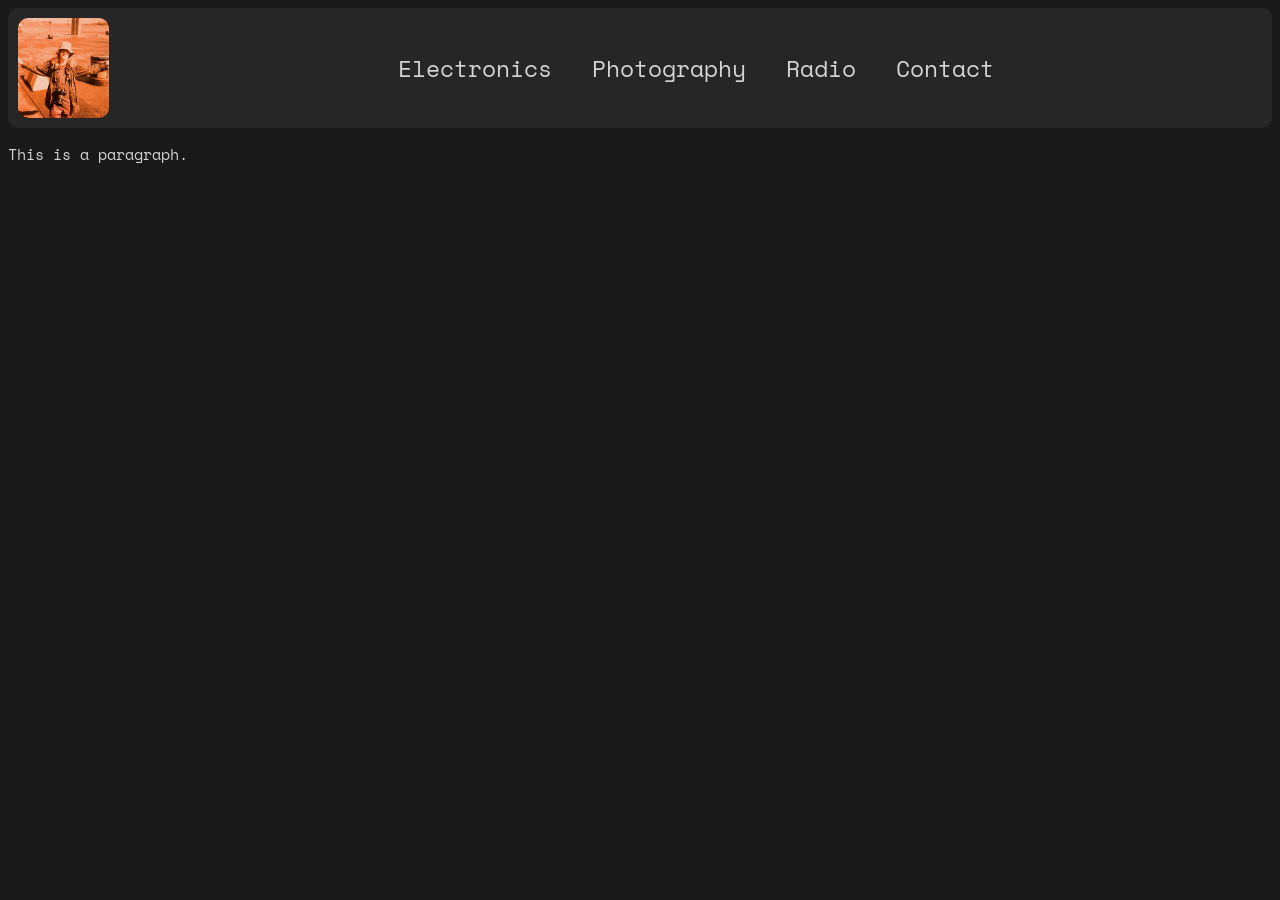
<file: Index.html>
<!DOCTYPE html>
<html>
<head>
    <title>༼ つ ◕_◕ ༽つ</title>
    <link rel="stylesheet" href="styles.css">
    <link rel="stylesheet" href="https://fonts.googleapis.com/css?family=Space+Mono">
</head>
<body>
    <div class="header-container">
        <img src="me.jpg" alt="༼ つ ◕_◕ ༽つ">
        <div class="nav-links">
            <a href="BenLandon.html">Electronics</a>
            <a href="BenLandon.html">Photography</a>
            <a href="BenLandon.html">Radio</a>
            <a href="contact.html">Contact</a>
        </div>

    </div>

    <p>This is a paragraph.</p>

</body>
</html>
</file>
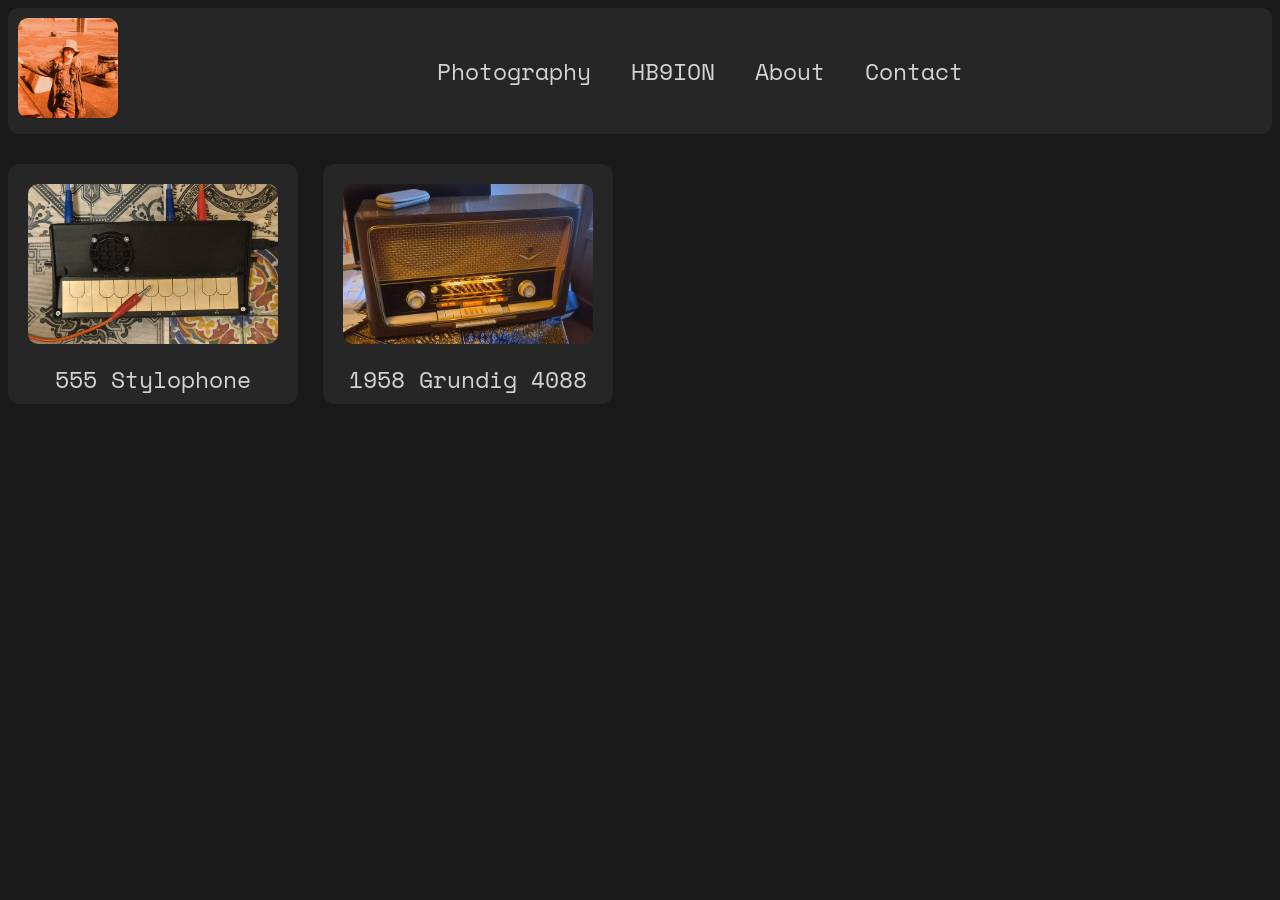
<file: index.html>
<!DOCTYPE html>
<html lang="en">
<head>
    <meta charset="UTF-8">
    <meta name="viewport" content="width=device-width, initial-scale=1.0">
    <title>༼ つ ◕_◕ ༽つ</title>
    <link rel="stylesheet" href="styles.css">
    <link rel="stylesheet" href="https://fonts.googleapis.com/css?family=Space+Mono">
    <link rel="stylesheet" href="https://fonts.googleapis.com/css2?family=Material+Symbols+Outlined:opsz,wght,FILL,GRAD@24,400,0,0&icon_names=mail" />
    
</head>
<body>
<div class="header-container">
    <div class="image-container">
        <img src="me.jpg" alt="༼ つ ◕_◕ ༽つ">
    </div>
    <div class="nav-links">
        <a href="Photography.html">Photography</a>
        <a href="https://www.qrz.com/db/HB9ION">HB9ION</a>
        <a href="about_me.html">About</a>
        <a href="contact.html">Contact</a>
    </div>

</div>
<div class="projects-container">
    <a href="projects/stylophone.html" class="project-box">
        <img src="projects/stylophone.jpg" alt="Project 1">
        <div class="project-text">
            <p>555 Stylophone</p>
        </div>
    </a>
    <a href="projects/grundig.html" class="project-box">
        <img src="projects/grundig.jpg" alt="Project 2">
        <div class="project-text">
            <p>1958 Grundig 4088 </p>
        </div>
    </a>

</div>  

</body>
</html>
</file>
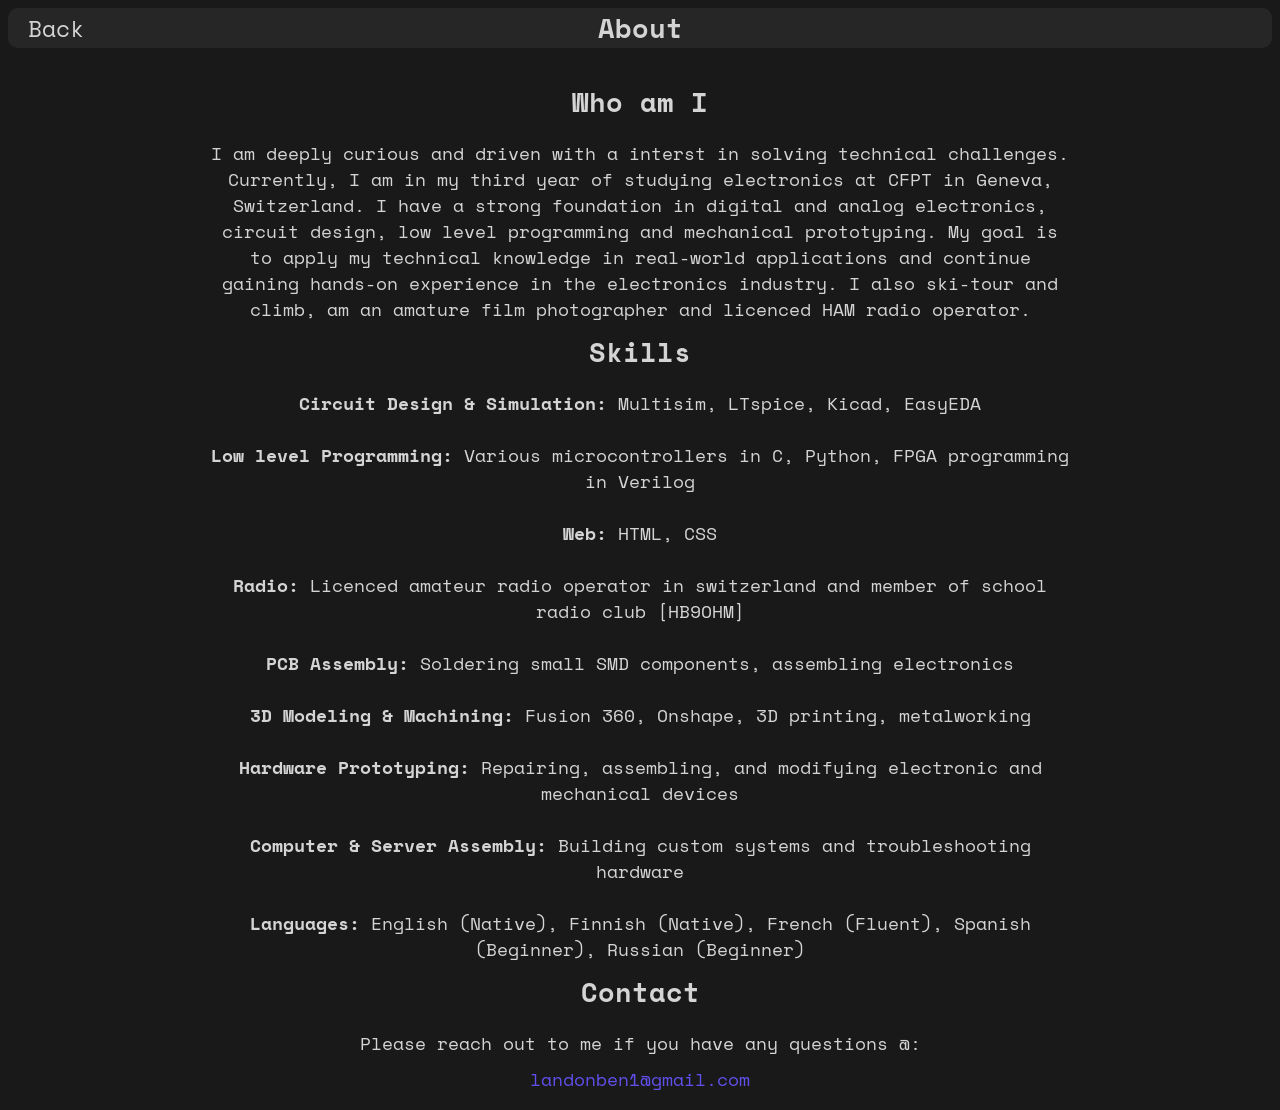
<file: about_me.html>
<!DOCTYPE html>
<html lang="en">
<head>
    <meta charset="UTF-8">
    <meta name="viewport" content="width=device-width, initial-scale=1.0">
    <title>About</title>
    <link rel="stylesheet" href="styles.css">
    <link rel="stylesheet" href="https://fonts.googleapis.com/css?family=Space+Mono">
</head>
<body>
    <div class="header-container">
        <div class="nav-links-notmain">
            <a href="index.html">Back</a>
        </div>
        <div class="center-title">
            <h1>About</h1>
        </div>
    </div>
        
    <div class="page-content">
        <br>
        <h1>Who am I</h1>

        <p>
         I am deeply curious and driven with a interst in solving technical challenges. Currently, I am in my third year of studying electronics at CFPT in Geneva, Switzerland. I have a strong foundation in digital and analog electronics, circuit design, low level programming and mechanical prototyping. My goal is to apply my technical knowledge in real-world applications and continue gaining hands-on experience in the electronics industry. I also ski-tour and climb, am an amature film photographer and licenced HAM radio operator. 
        </p>

         <h1>Skills</h1>

         <p>
            <strong>Circuit Design & Simulation:</strong> Multisim, LTspice, Kicad, EasyEDA
            <br><br>
            <strong>Low level Programming:</strong> Various microcontrollers in C, Python, FPGA programming in Verilog
            <br><br>
            <strong>Web:</strong> HTML, CSS
            <br><br>
            <strong>Radio:</strong> Licenced amateur radio operator in switzerland and member of school radio club [HB9OHM]
            <br><br>
            <strong>PCB Assembly:</strong> Soldering small SMD components, assembling electronics
            <br><br>
            <strong>3D Modeling & Machining:</strong> Fusion 360, Onshape, 3D printing, metalworking
            <br><br>
            <strong>Hardware Prototyping:</strong> Repairing, assembling, and modifying electronic and mechanical devices 
            <br><br>
            <strong>Computer & Server Assembly:</strong> Building custom systems and troubleshooting hardware
            <br><br>
            <strong>Languages:</strong> English (Native), Finnish (Native), French (Fluent), Spanish (Beginner), Russian (Beginner)
        </p>

        <h1>Contact</h1>
        <p>Please reach out to me if you have any questions @: </p> 
        <a href="mailto:landonben1@gmail.com">landonben1@gmail.com</a> <br>
        
    </div>
    
</body>
</html>
</file>
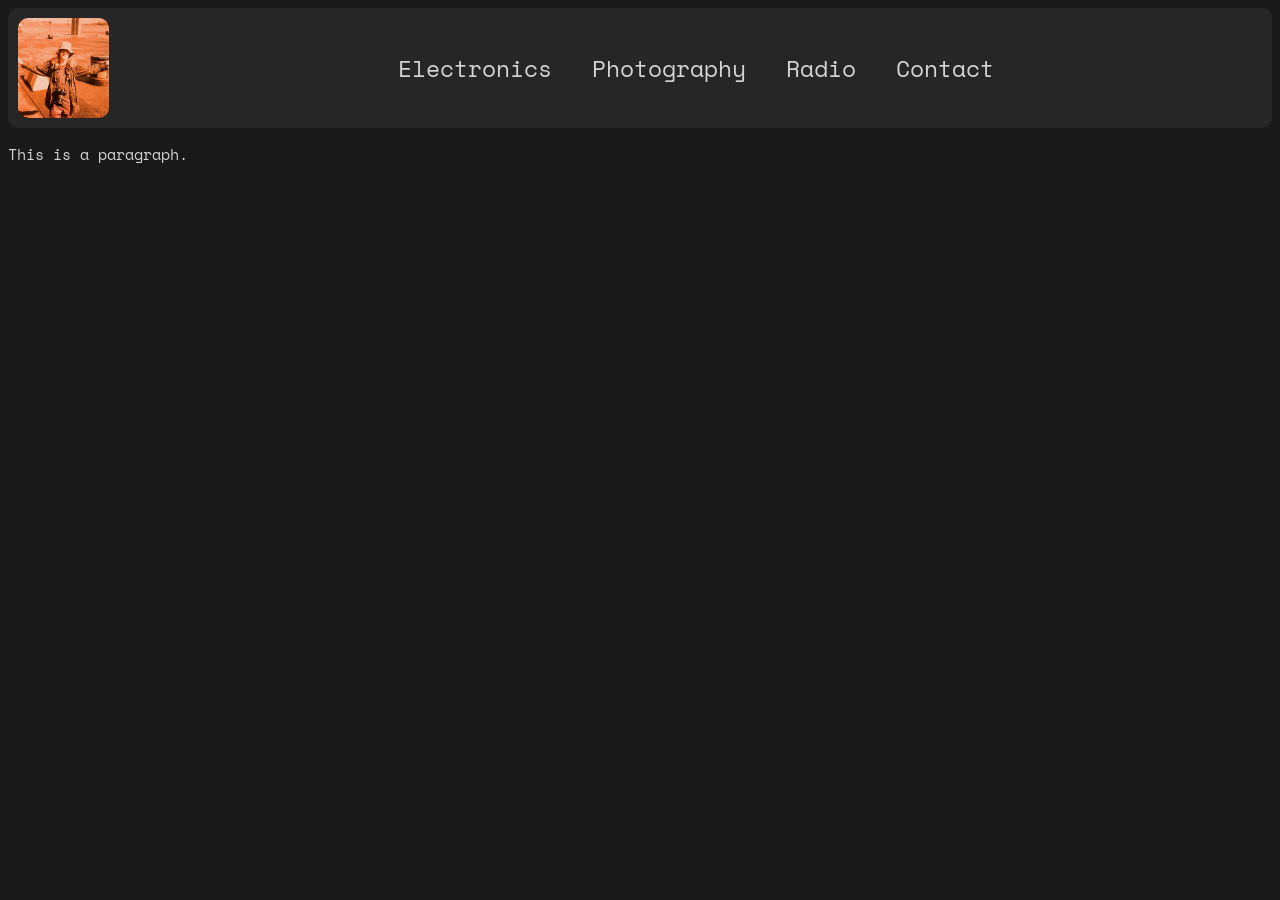
<file: BenLandon.html>
<!DOCTYPE html>
<html>
<head>
    <title>༼ つ ◕_◕ ༽つ</title>
    <link rel="stylesheet" href="styles.css">
    <link rel="stylesheet" href="https://fonts.googleapis.com/css?family=Space+Mono">
</head>
<body>
    <div class="header-container">
        <img src="me.jpg" alt="༼ つ ◕_◕ ༽つ">
        <div class="nav-links">
            <a href="BenLandon.html">Electronics</a>
            <a href="BenLandon.html">Photography</a>
            <a href="BenLandon.html">Radio</a>
            <a href="contact.html">Contact</a>
        </div>

    </div>

    <p>This is a paragraph.</p>

</body>
</html>
</file>
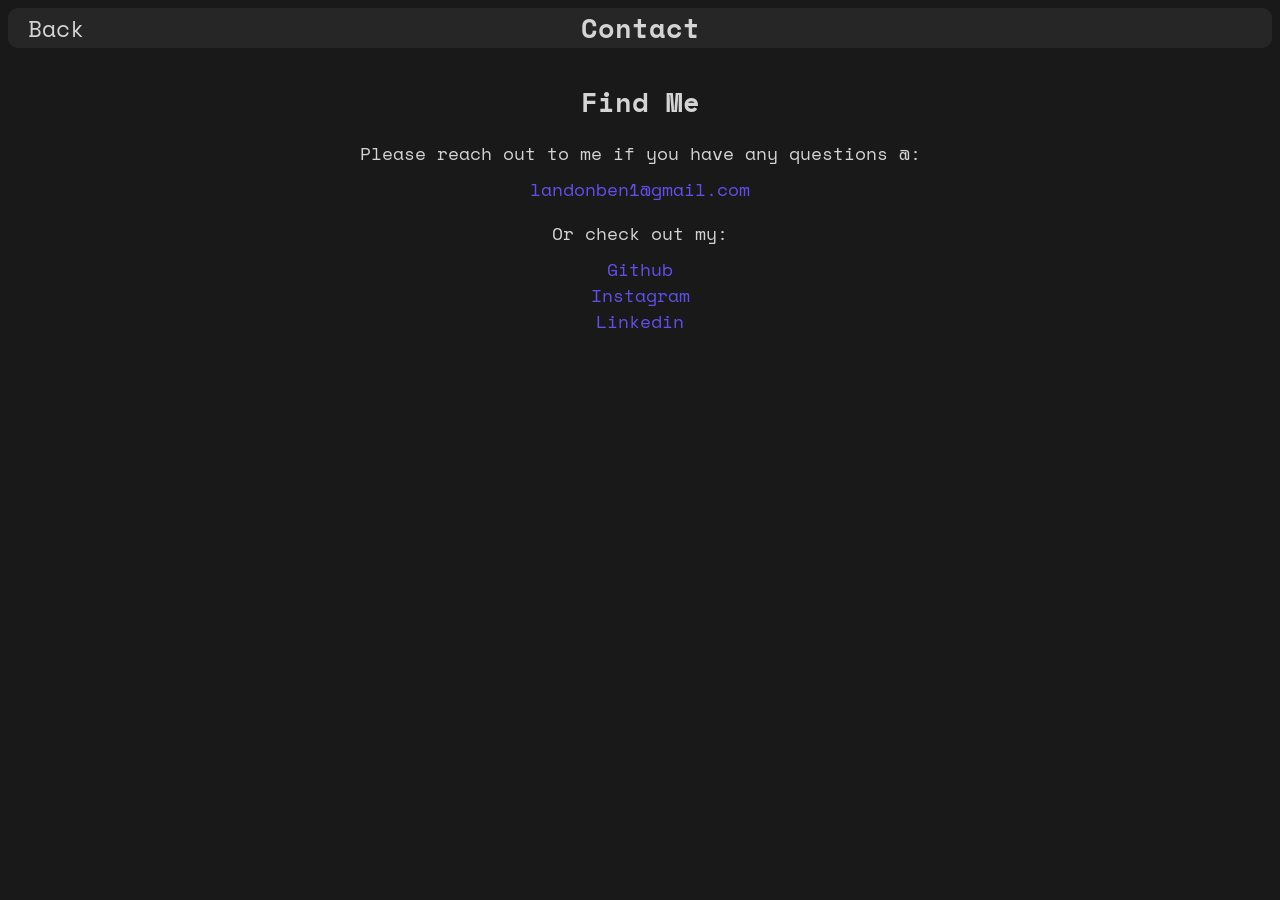
<file: contact.html>
<!DOCTYPE html>
<html lang="en">
<head>
    <meta charset="UTF-8">
    <meta name="viewport" content="width=device-width, initial-scale=1.0">
    <title>Contact</title>
    <link rel="stylesheet" href="styles.css">
    <link rel="stylesheet" href="https://fonts.googleapis.com/css?family=Space+Mono">
</head>
<body>
    <div class="header-container">
        <div class="nav-links-notmain">
            <a href="index.html">Back</a>
        </div>
        <div class="center-title">
            <h1>Contact</h1>
        </div>
    </div>
        
    <div class="page-content">
        <br>
        <h1>Find Me</h1>
        <p>Please reach out to me if you have any questions @: </p> 
        <a href="mailto:landonben1@gmail.com">landonben1@gmail.com</a> <br>
        <p>Or check out my: </p> 
        <a href="https://github.com/Q5wan">Github</a> <br>
        <a href="https://www.instagram.com/ben_landon_photo/">Instagram</a> <br>
        <a href="https://www.linkedin.com/in/ben-landon-30b957292/">Linkedin</a> <br>
    </div>
    <br>

</body>
</html>
</file>
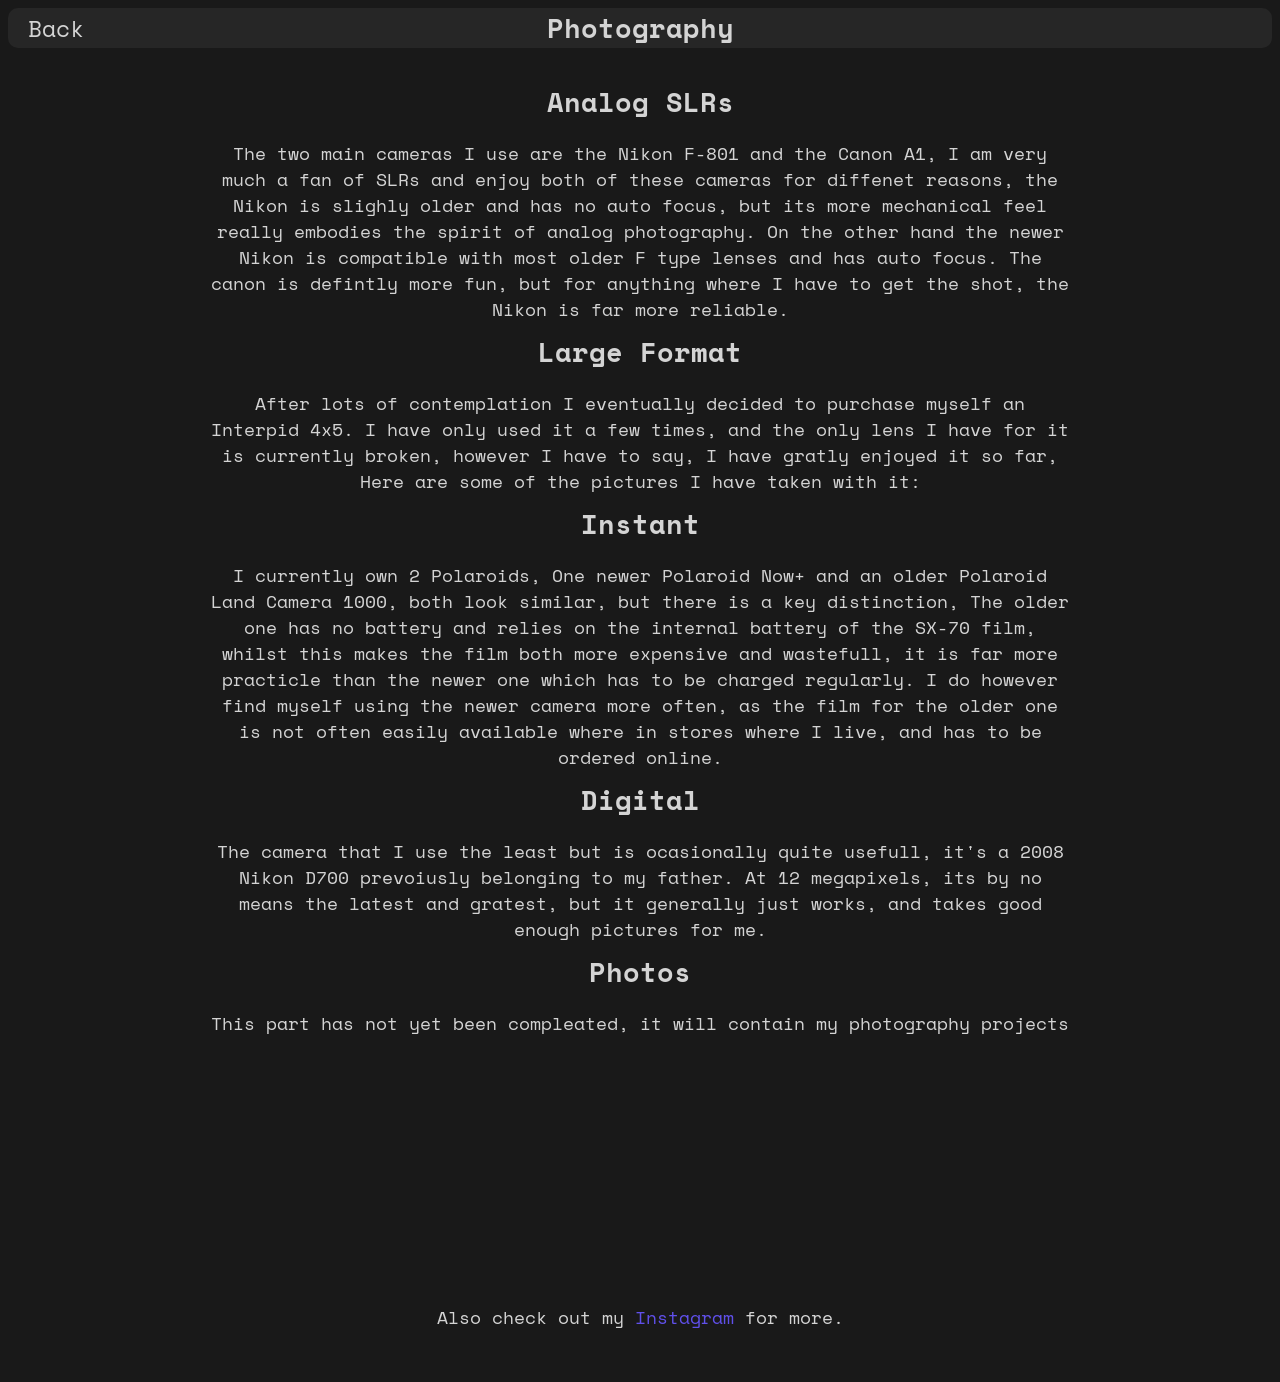
<file: Photography.html>
<!DOCTYPE html>
<html lang="en">
<head>
    <meta charset="UTF-8">
    <meta name="viewport" content="width=device-width, initial-scale=1.0">
    <title>Photography</title>
    <link rel="stylesheet" href="styles.css">
    <link rel="stylesheet" href="https://fonts.googleapis.com/css?family=Space+Mono">
</head>
<body>
    <div class="header-container">
        <div class="nav-links-notmain">
            <a href="index.html">Back</a>
        </div>
        <div class="center-title">
            <h1>Photography</h1>
        </div>
    </div>
        
    <div class="page-content">
        <br>
        <h1>Analog SLRs</h1>
        <p>The two main cameras I use are the Nikon F-801 and the Canon A1, I am very much a fan of SLRs and enjoy both of these cameras for diffenet reasons, the Nikon is slighly older and has no auto focus, but its more mechanical feel really embodies the spirit of analog photography. On the other hand the newer Nikon is compatible with most older F type lenses and has auto focus. The canon is defintly more fun, but for anything where I have to get the shot, the Nikon is far more reliable.</p>
        <h1>Large Format</h1>
        <p>After lots of contemplation I eventually decided to purchase myself an Interpid 4x5. I have only used it a few times, and the only lens I have for it is currently broken, however I have to say, I have gratly enjoyed it so far, Here are some of the pictures I have taken with it:</p>
        <h1>Instant</h1>
        <p>I currently own 2 Polaroids, One newer Polaroid Now+ and an older Polaroid Land Camera 1000, both look similar, but there is a key distinction, The older one has no battery and relies on the internal battery of the SX-70 film, whilst this makes the film both more expensive and wastefull, it is far more practicle than the newer one which has to be charged regularly. I do however find myself using the newer camera more often, as the film for the older one is not often easily available where in stores where I live, and has to be ordered online. </p>
        <h1>Digital</h1>
        <p>The camera that I use the least but is ocasionally quite usefull, it's a 2008 Nikon D700 prevoiusly belonging to my father. At 12 megapixels, its by no means the latest and gratest, but it generally just works, and takes good enough pictures for me. </p>
        <h1>Photos</h1>
        <p>This part has not yet been compleated, it will contain my photography projects</p>

        

        <br><br><br><br><br> <br><br><br><br><br>
        <p>Also check out my <a href="https://www.instagram.com/ben_landon_photo/">Instagram</a> for more.</p>

    </div>
    <br>

</body>
</html>
</file>
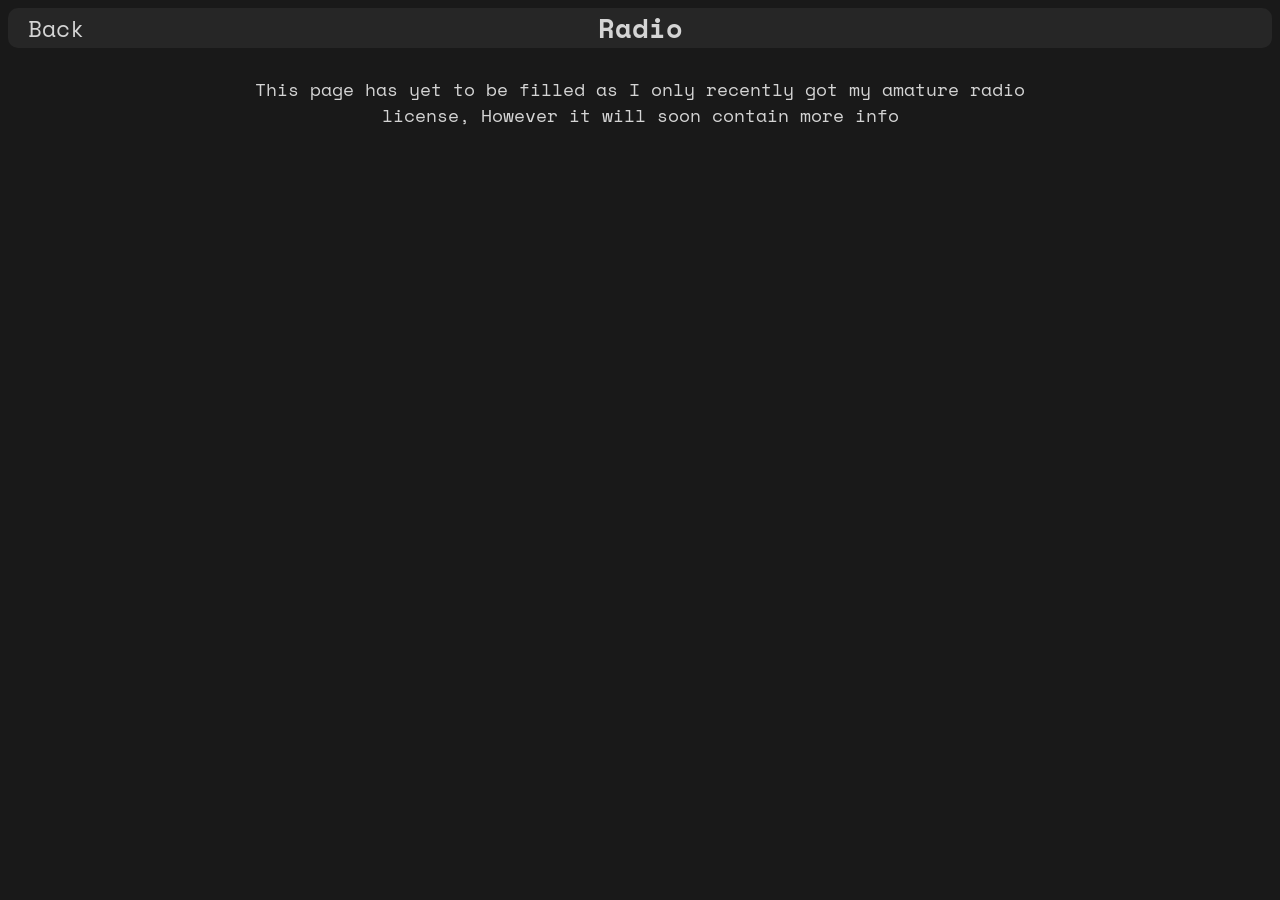
<file: radio.html>
<!DOCTYPE html>
<html lang="en">
<head>
    <meta charset="UTF-8">
    <meta name="viewport" content="width=device-width, initial-scale=1.0">
    <title>Radio</title>
    <link rel="stylesheet" href="styles.css">
    <link rel="stylesheet" href="https://fonts.googleapis.com/css?family=Space+Mono">
</head>
<body>
    <div class="header-container">
        <div class="nav-links-notmain">
            <a href="index.html">Back</a>
        </div>
        <div class="center-title">
            <h1>Radio</h1>
        </div>
    </div>
        
    <div class="page-content">
        <p>This page has yet to be filled as I only recently got my amature radio license, However it will soon contain more info</p>
    </div>


</body>
</html>
</file>
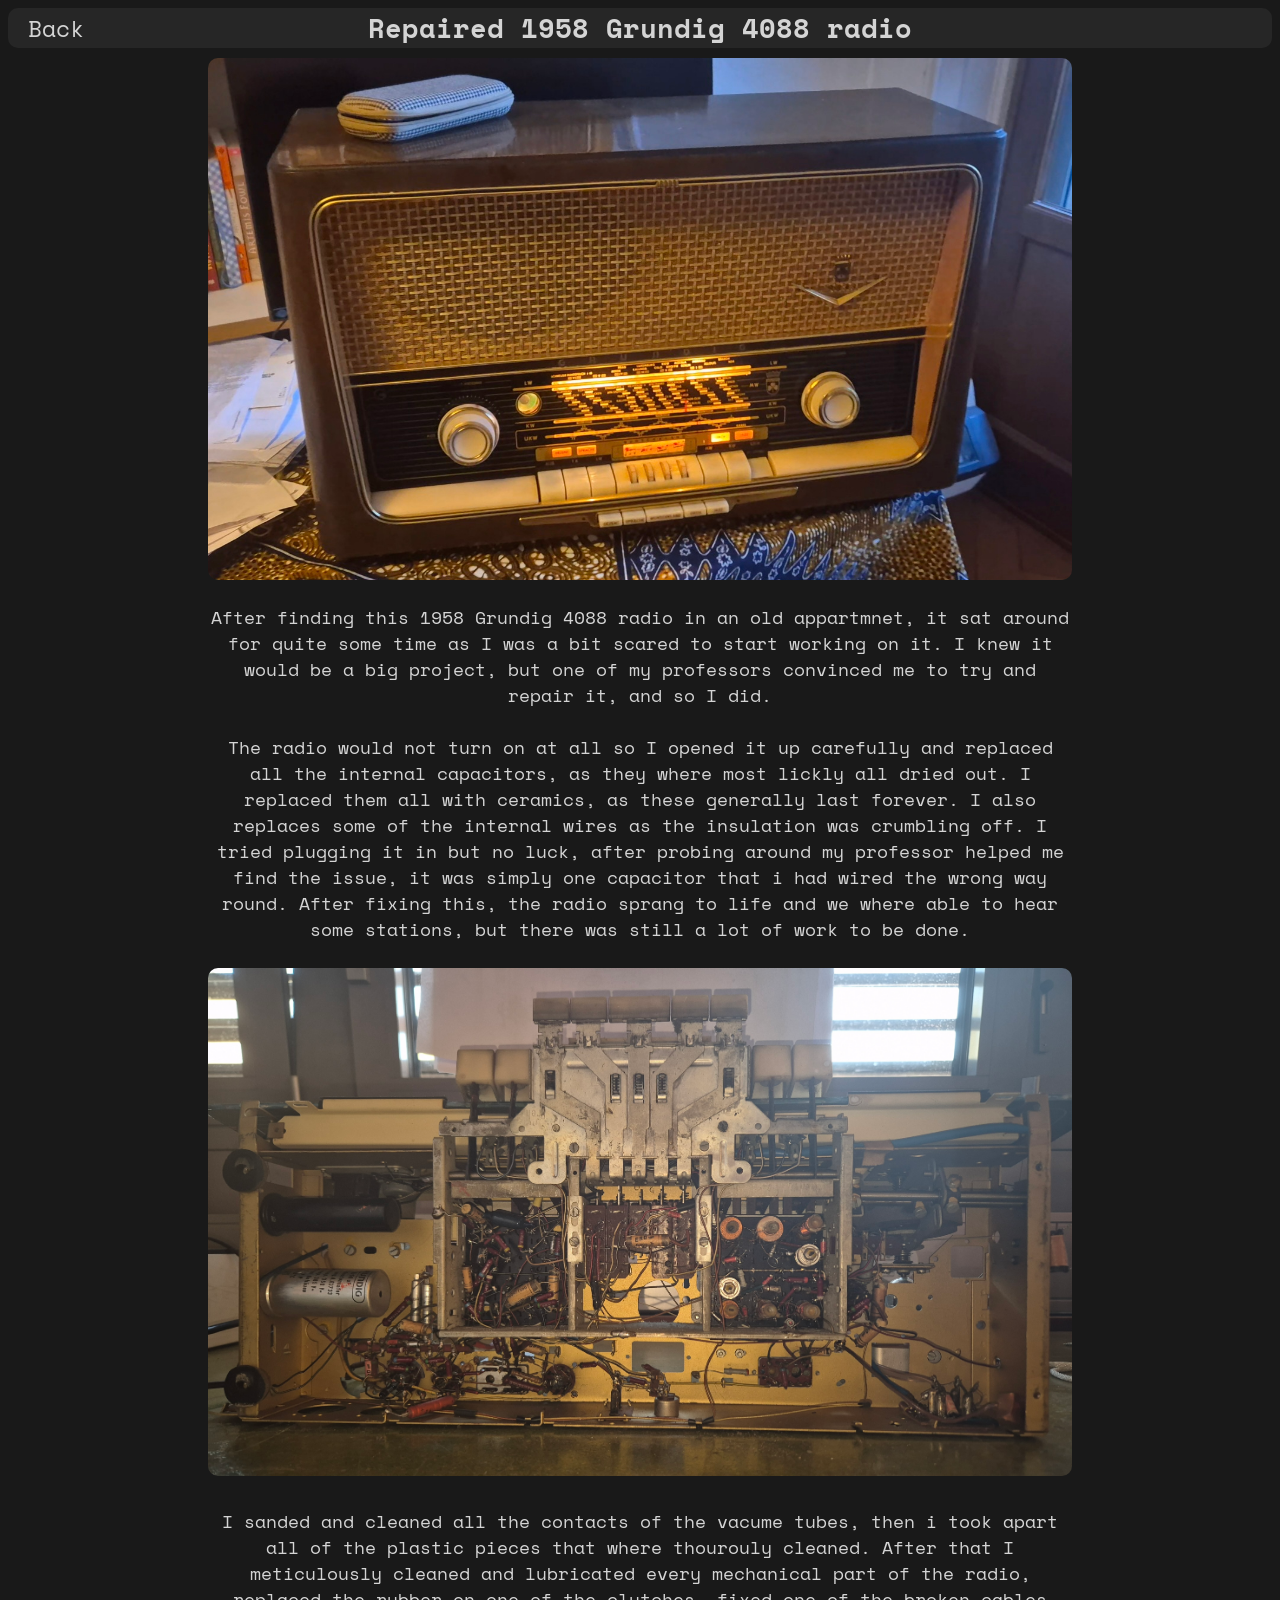
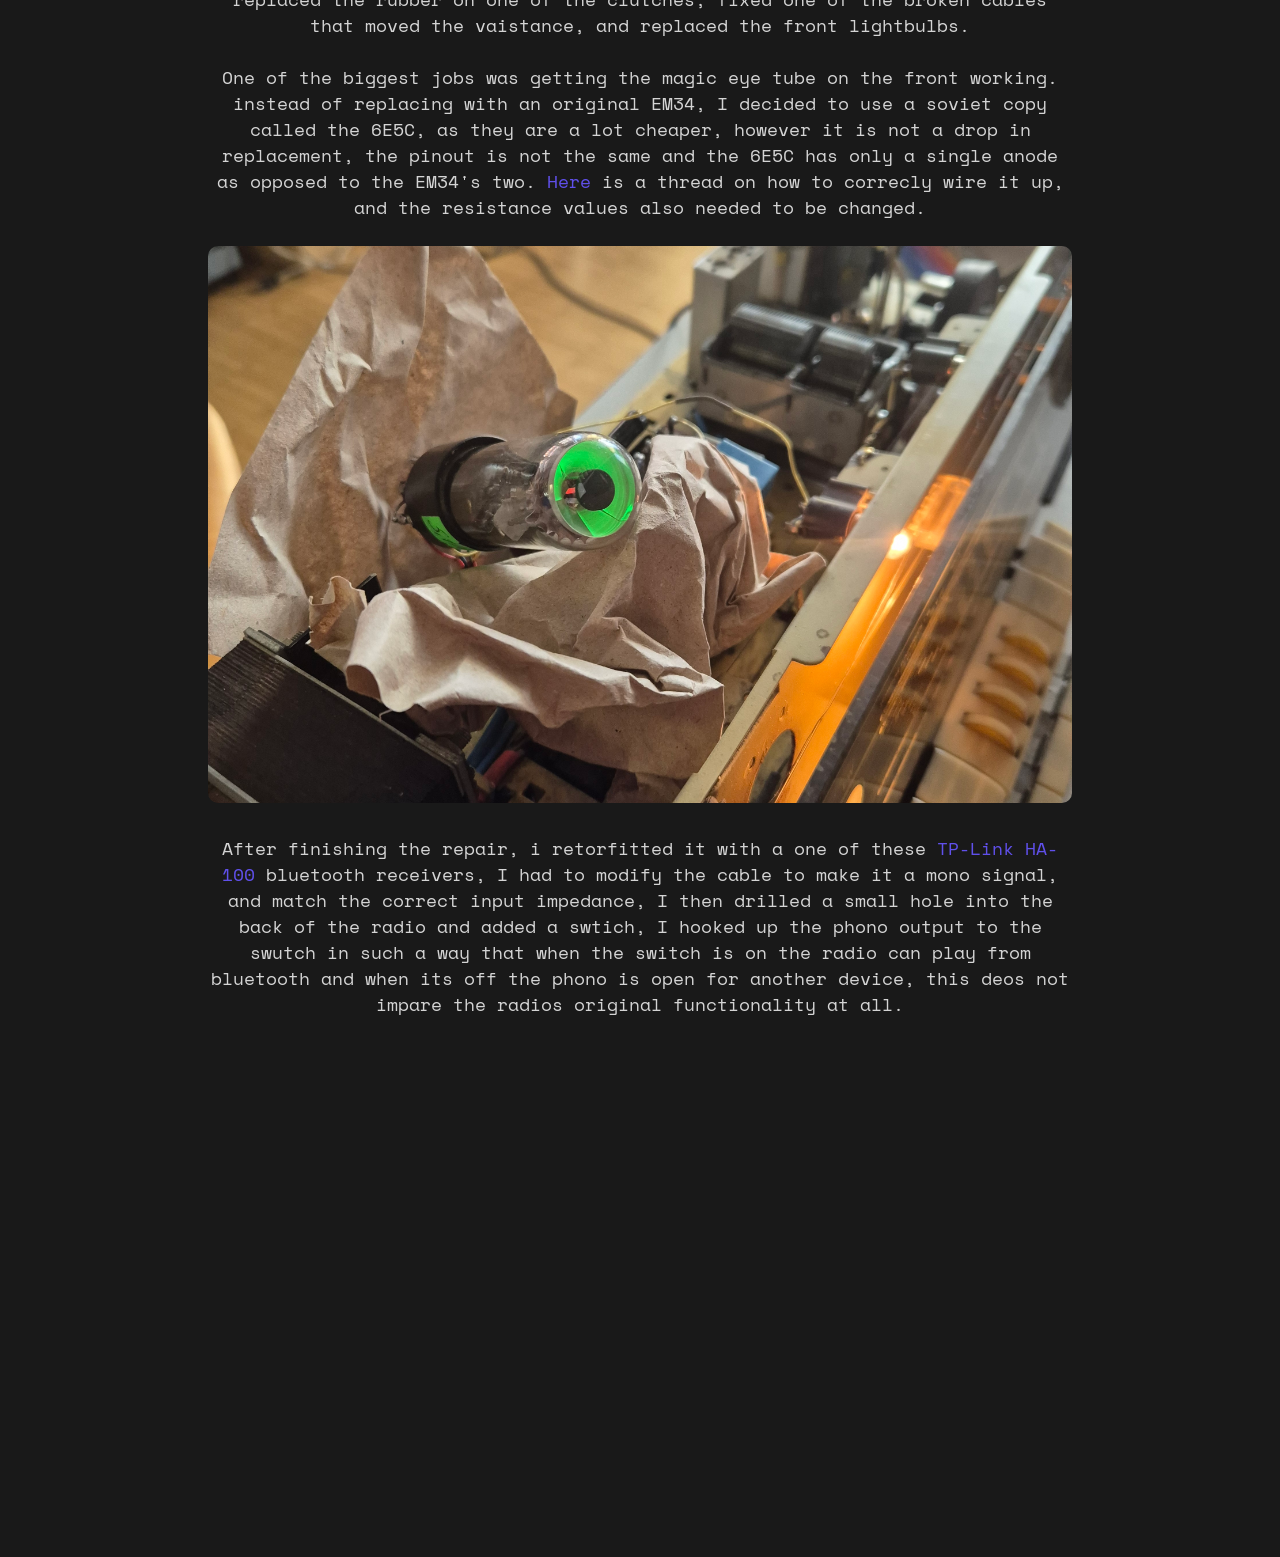
<file: projects/Grundig.html>
<!DOCTYPE html>
<html lang="en">
<head>
    <meta charset="UTF-8">
    <meta name="viewport" content="width=device-width, initial-scale=1.0">
    <title>Grundig</title>
    <link rel="stylesheet" href="../styles.css">
    <link rel="stylesheet" href="https://fonts.googleapis.com/css?family=Space+Mono">
</head>
<body>
    <div class="header-container">
        <div class="nav-links-notmain">
            <a href="../index.html">Back</a>
        </div>
        <div class="center-title">
            <h1>Repaired 1958 Grundig 4088 radio</h1>
        </div>
    </div>
        
    <div class="page-content">
        <img src="grundig.jpg" alt="555 Stylophone">
        <p>After finding this 1958 Grundig 4088 radio in an old appartmnet, it sat around for quite some time as I was a bit scared to start working on it. I knew it would be a big project, but one of my professors convinced me to try and repair it, and so I did.
        <br><br>
        The radio would not turn on at all so I opened it up carefully and replaced all the internal capacitors, as they where most lickly all dried out. I replaced them all with ceramics, as these generally last forever. I also replaces some of the internal wires as the insulation was crumbling off. I tried plugging it in but no luck, after probing around my professor helped me find the issue, it was simply one capacitor that i had wired the wrong way round. After fixing this, the radio sprang to life and we where able to hear some stations, but there was still a lot of work to be done.
        <br><br>
        <img src="grundig2.jpg" alt="555 Stylophone">
        <br><br>
        I sanded and cleaned all the contacts of the vacume tubes, then i took apart all of the plastic pieces that where thourouly cleaned. After that I meticulously cleaned and lubricated every mechanical part of the radio, replaced the rubber on one of the clutches, fixed one of the broken cables that moved the vaistance, and replaced the front lightbulbs. 
        <br><br>
        One of the biggest jobs was getting the magic eye tube on the front working. instead of replacing with an original EM34, I decided to use a soviet copy called the 6E5C, as they are a lot cheaper, however it is not a drop in replacement, the pinout is not the same and the 6E5C has only a single anode as opposed to the EM34's two. <a href="https://www.radiomuseum.org/forum/replacing_the_em34_by_the_6e5c.html">Here</a> is a thread on how to correcly wire it up, and the resistance values also needed to be changed.
        <br><br>
        <img src="grundig1.jpg" alt="555 Stylophone">
        <br><br>
        After finishing the repair, i retorfitted it with a one of these <a href="https://www.digitec.ch/en/s1/product/tp-link-wrl-blueth-audio-receiver-receiver-bluetooth-audio-adapters-5832842?supplier=406802&campaignid=21028347594&adgroupid&adid&dgCidg=Cj0KCQjw4v6-BhDuARIsALprm322rmxuErj-Q-iNV7Qb6Bj0mHWpYKEg3HdnyIWDTgq5wQ7kAk6Rru0aAussEALw_wcB&gclsrc=aw.ds&gad_source=1">TP-Link HA-100</a> bluetooth receivers, I had to modify the cable to make it a mono signal, and match the correct input impedance, I then drilled a small hole into the back of the radio and added a swtich, I hooked up the phono output to the swutch in such a way that when the switch is on the radio can play from bluetooth and when its off the phono is open for another device, this deos not impare the radios original functionality at all.
        <br><br>    
        </p>

        <div class="video-container">
            <iframe 
                src="https://www.youtube.com/embed/eKza240HX6k?si=umqbyi7w9oVXsXaj" 
                frameborder="0" 
                allowfullscreen>
            </iframe>
        </div>
    </div>  

</body>
</html>
</file>
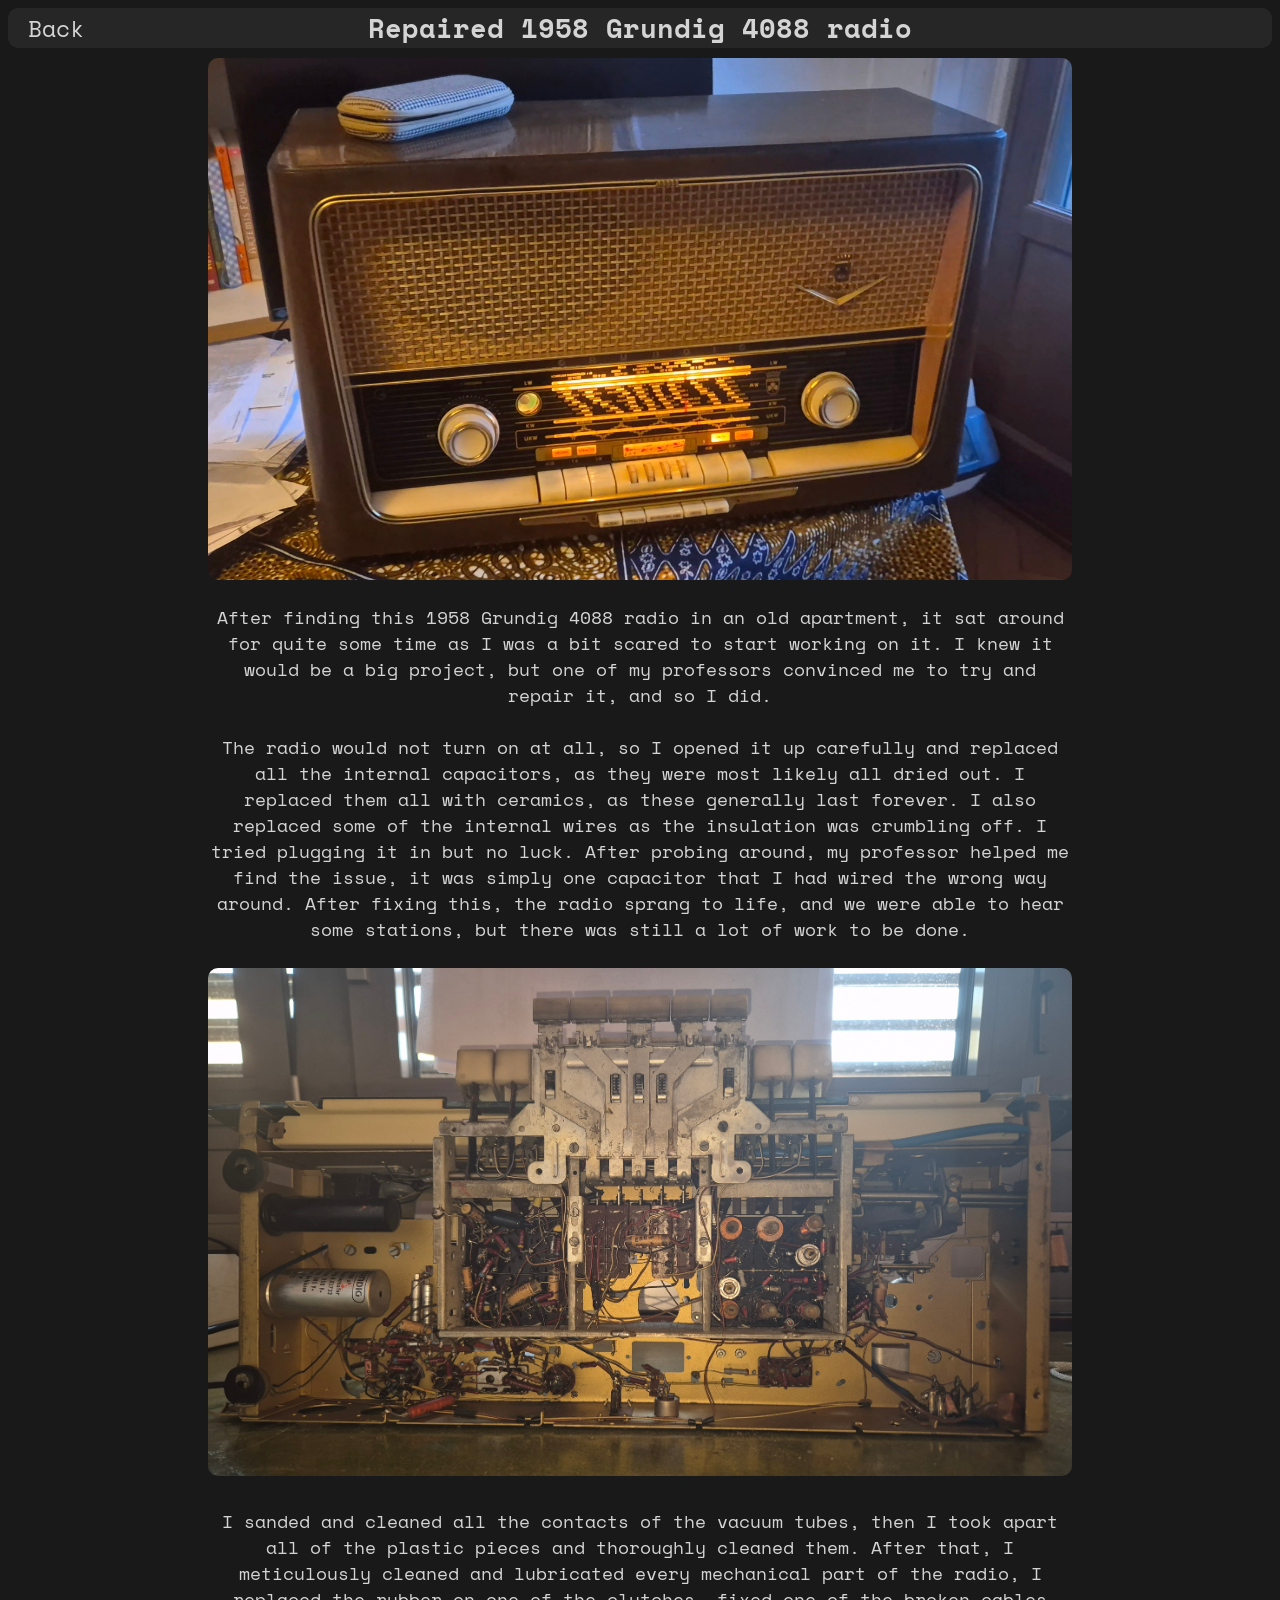
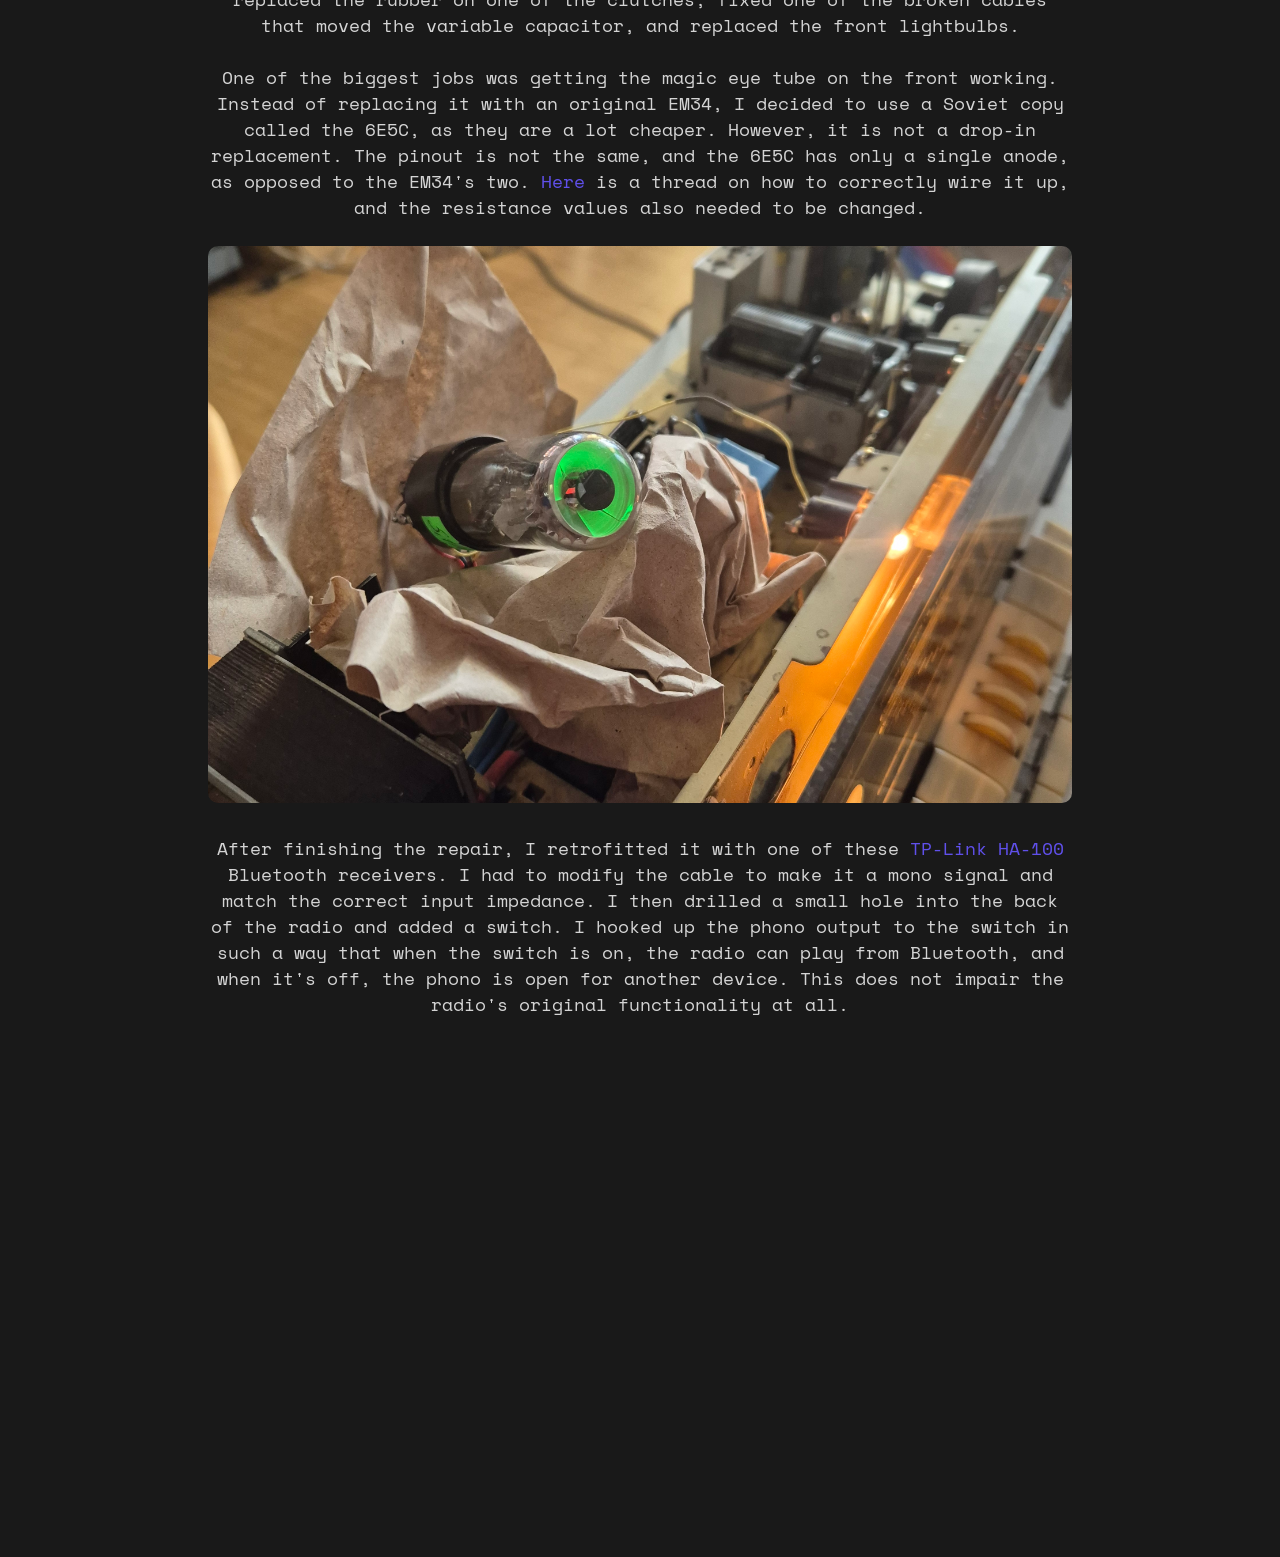
<file: projects/grundig.html>
<!DOCTYPE html>
<html lang="en">
<head>
    <meta charset="UTF-8">
    <meta name="viewport" content="width=device-width, initial-scale=1.0">
    <title>Grundig</title>
    <link rel="stylesheet" href="../styles.css">
    <link rel="stylesheet" href="https://fonts.googleapis.com/css?family=Space+Mono">
</head>
<body>
    <div class="header-container">
        <div class="nav-links-notmain">
            <a href="../index.html">Back</a>
        </div>
        <div class="center-title">
            <h1>Repaired 1958 Grundig 4088 radio</h1>
        </div>
    </div>
        
    <div class="page-content">
        <img src="grundig.jpg" alt="555 Stylophone">
        <p>After finding this 1958 Grundig 4088 radio in an old apartment, it sat around for quite some time as I was a bit scared to start working on it. I knew it would be a big project, but one of my professors convinced me to try and repair it, and so I did.
        <br><br>
        The radio would not turn on at all, so I opened it up carefully and replaced all the internal capacitors, as they were most likely all dried out. I replaced them all with ceramics, as these generally last forever. I also replaced some of the internal wires as the insulation was crumbling off. I tried plugging it in but no luck. After probing around, my professor helped me find the issue, it was simply one capacitor that I had wired the wrong way around. After fixing this, the radio sprang to life, and we were able to hear some stations, but there was still a lot of work to be done.
        <br><br>
        <img src="grundig2.jpg" alt="555 Stylophone">
        <br><br>
        I sanded and cleaned all the contacts of the vacuum tubes, then I took apart all of the plastic pieces and thoroughly cleaned them. After that, I meticulously cleaned and lubricated every mechanical part of the radio, I replaced the rubber on one of the clutches, fixed one of the broken cables that moved the variable capacitor, and replaced the front lightbulbs. 
        <br><br>
        One of the biggest jobs was getting the magic eye tube on the front working. Instead of replacing it with an original EM34, I decided to use a Soviet copy called the 6E5C, as they are a lot cheaper. However, it is not a drop-in replacement. The pinout is not the same, and the 6E5C has only a single anode, as opposed to the EM34's two. <a href="https://www.radiomuseum.org/forum/replacing_the_em34_by_the_6e5c.html">Here</a> is a thread on how to correctly wire it up, and the resistance values also needed to be changed.
        <br><br>
        <img src="grundig1.jpg" alt="555 Stylophone">
        <br><br>
        After finishing the repair, I retrofitted it with one of these <a href="https://www.digitec.ch/en/s1/product/tp-link-wrl-blueth-audio-receiver-receiver-bluetooth-audio-adapters-5832842?supplier=406802&campaignid=21028347594&adgroupid&adid&dgCidg=Cj0KCQjw4v6-BhDuARIsALprm322rmxuErj-Q-iNV7Qb6Bj0mHWpYKEg3HdnyIWDTgq5wQ7kAk6Rru0aAussEALw_wcB&gclsrc=aw.ds&gad_source=1">TP-Link HA-100</a> Bluetooth receivers. I had to modify the cable to make it a mono signal and match the correct input impedance. I then drilled a small hole into the back of the radio and added a switch. I hooked up the phono output to the switch in such a way that when the switch is on, the radio can play from Bluetooth, and when it's off, the phono is open for another device. This does not impair the radio's original functionality at all.
        <br><br>    
        </p>
    

        <div class="video-container">
            <iframe 
                src="https://www.youtube.com/embed/eKza240HX6k?si=umqbyi7w9oVXsXaj" 
                frameborder="0" 
                allowfullscreen>
            </iframe>
        </div>
    </div>  

</body>
</html>
</file>
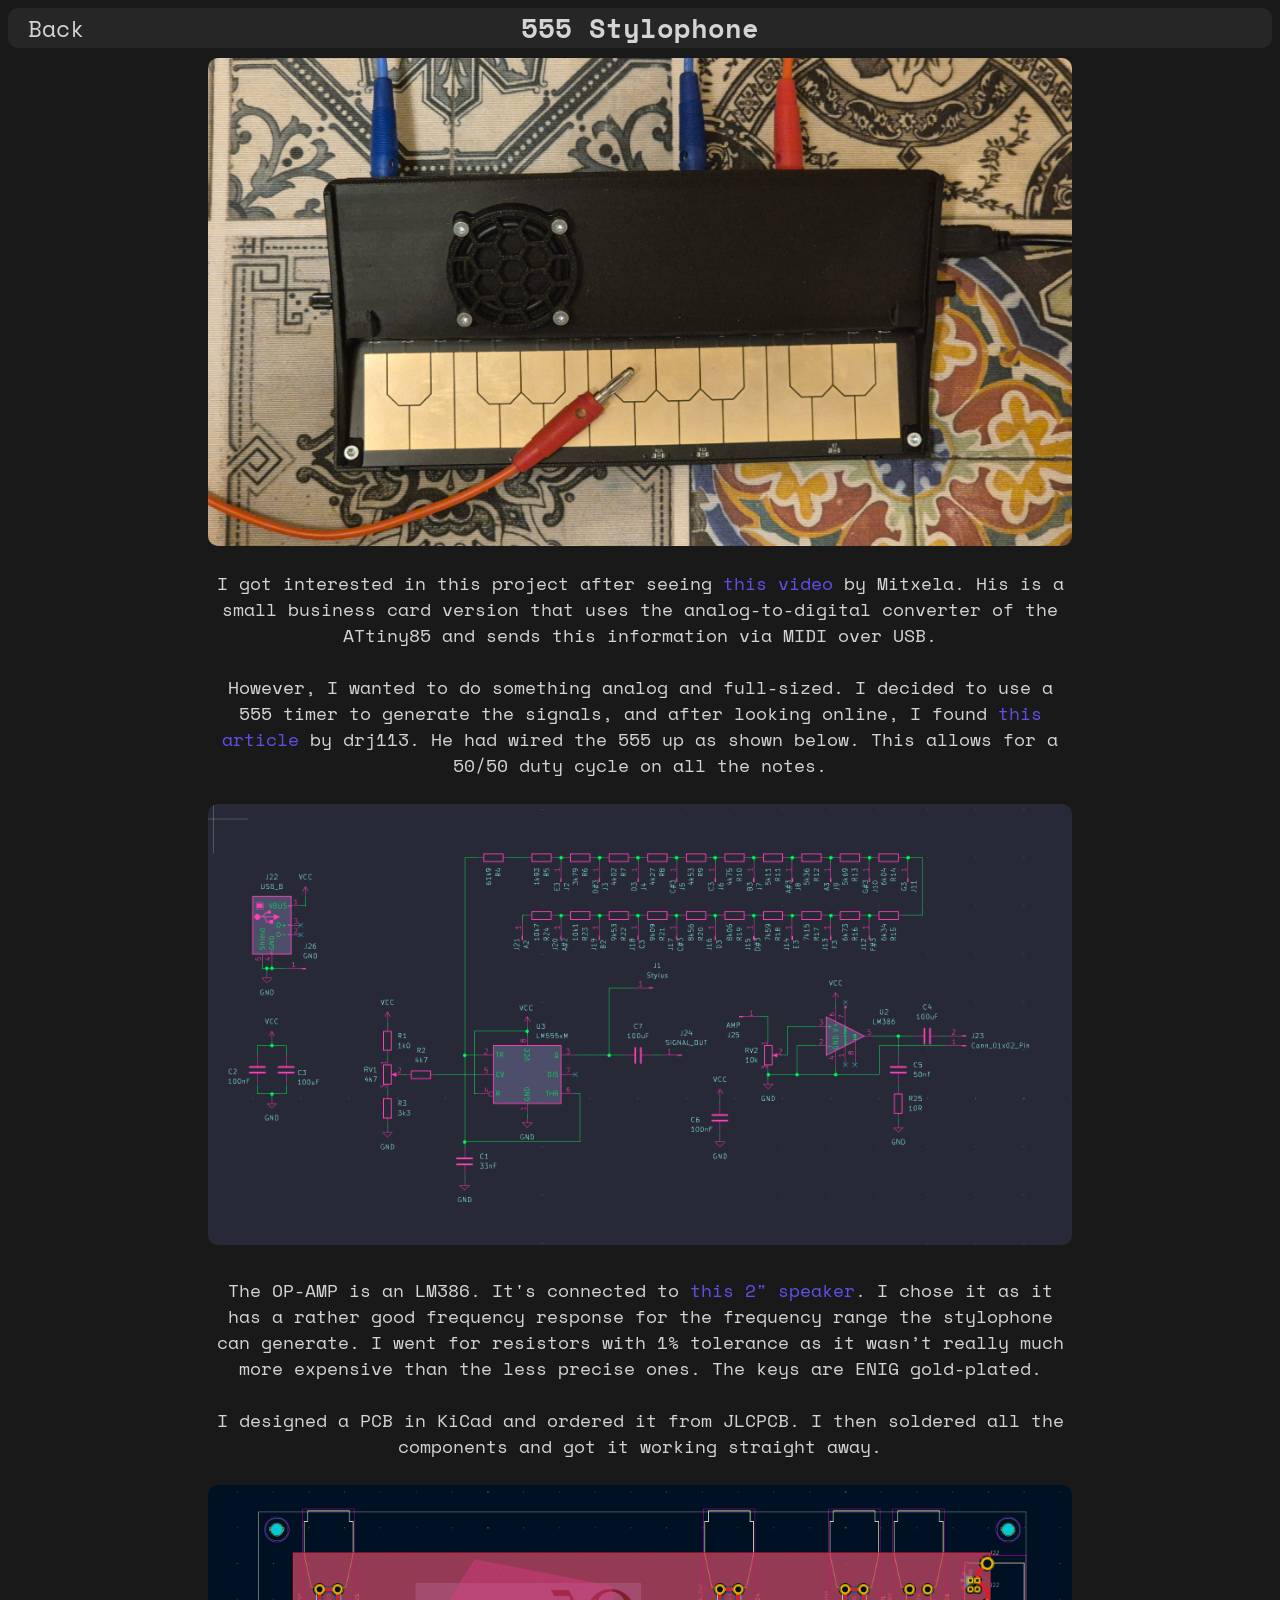
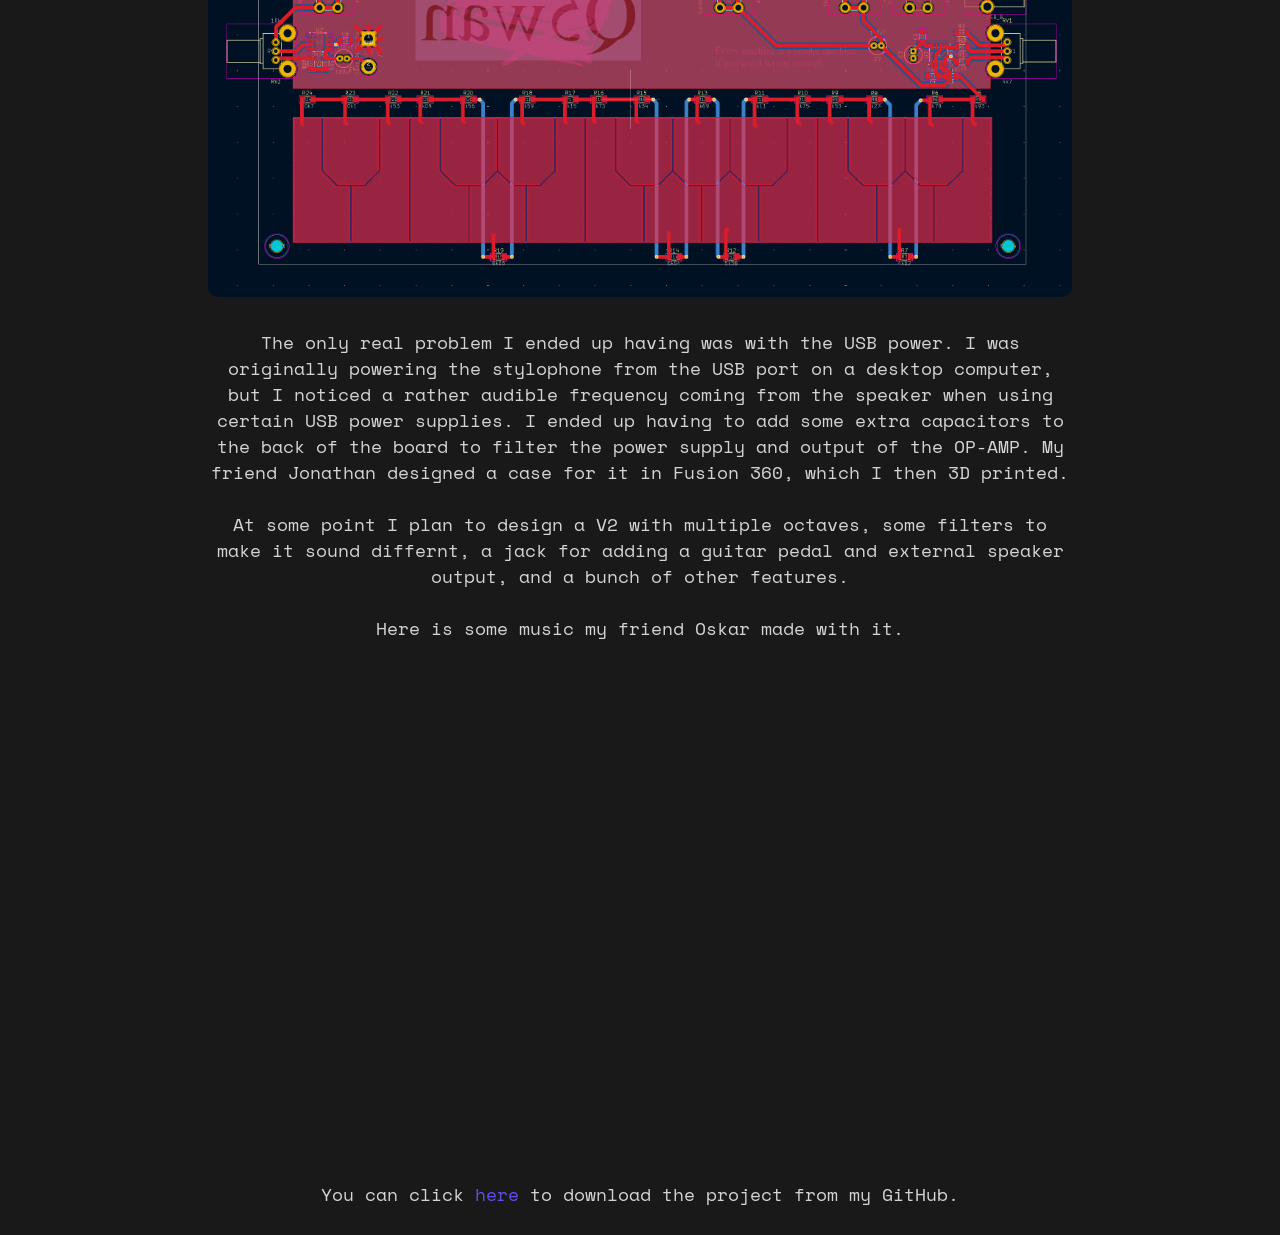
<file: projects/stylophone.html>
<!DOCTYPE html>
<html lang="en">
<head>
    <meta charset="UTF-8">
    <meta name="viewport" content="width=device-width, initial-scale=1.0">
    <title>555 Stylophone</title>
    <link rel="stylesheet" href="../styles.css">
    <link rel="stylesheet" href="https://fonts.googleapis.com/css?family=Space+Mono">
</head>
<body>
    <div class="header-container">
        <div class="nav-links-notmain">
            <a href="../index.html">Back</a>
        </div>
        <div class="center-title">
            <h1>555 Stylophone</h1>
        </div>
    </div>
        
    <div class="page-content">
        <img src="stylophone.jpg" alt="555 Stylophone">
        <p>I got interested in this project after seeing <a href="https://mitxela.com/projects/stylocard">this video</a> by Mitxela. His is a small business card version that uses the analog-to-digital converter of the ATtiny85 and sends this information via MIDI over USB.
        <br><br>
        However, I wanted to do something analog and full-sized. I decided to use a 555 timer to generate the signals, and after looking online, I found <a href="https://www.instructables.com/A-Stylophone/">this article</a> by drj113. He had wired the 555 up as shown below. This allows for a 50/50 duty cycle on all the notes.
        <br><br>
        <img src="stylophone_circuit.png" alt="555 Stylophone">
        <br><br>
        The OP-AMP is an LM386. It's connected to <a href="https://www.soundimports.eu/en/tectonic-elements-tebm28c10-4b.html">this 2" speaker</a>. I chose it as it has a rather good frequency response for the frequency range the stylophone can generate. I went for resistors with 1% tolerance as it wasn’t really much more expensive than the less precise ones. The keys are ENIG gold-plated.
        <br><br>
        I designed a PCB in KiCad and ordered it from JLCPCB. I then soldered all the components and got it working straight away. 
        <br><br>
        <img src="stylophone_board.png" alt="555 Stylophone">
        <br><br>
        The only real problem I ended up having was with the USB power. I was originally powering the stylophone from the USB port on a desktop computer, but I noticed a rather audible frequency coming from the speaker when using certain USB power supplies. I ended up having to add some extra capacitors to the back of the board to filter the power supply and output of the OP-AMP.
        My friend Jonathan designed a case for it in Fusion 360, which I then 3D printed.
        <br><br>  
        At some point I plan to design a V2 with multiple octaves, some filters to make it sound differnt, a jack for adding a guitar pedal and external speaker output, and a bunch of other features.
        <br><br>
        Here is some music my friend Oskar made with it.
        <br><br>
        </p>


        <div class="video-container">
            <iframe 
                src="https://www.youtube.com/embed/sjEri1OHwbw?si=vxcBopBWRCZHZ2k_" 
                frameborder="0" 
                allowfullscreen>
            </iframe>
        </div>
        <p>You can click <a href="https://github.com/Q5wan/Stylophone">here</a> to download the project from my GitHub.</p>
    </div>  

</body>
</html>
</file>
<file: styles.css>
body {
    height: 100%;
    overflow-x: auto; 
    font-family: "Space Mono", "Courier New", monospace;
    font-weight: 400;
    background-color: rgb(25, 25, 25);
}

 

.header-container {
    display: flex;
    align-items: center;
    justify-content: center;
    background-color: rgb(38, 38, 38);
    border-radius: 10px;
    width: 100%;
    position: relative; 

}

.header-container img {
    width: 100px;
    height: 100px;
    object-fit: cover;
    object-position: center;
    margin:  10px;
    border-radius: 10px;
}

.nav-links {
    flex-direction: row;
    align-items: center;
    text-align: center;
    display: flex;
    justify-content: center;
    gap: 40px;
    flex-wrap: wrap; 
    width: 100%;
}

.nav-links a {
    font-size: 23px;
    color: rgb(212, 212, 212);
    text-decoration: none;
    transition: color 0.3s ease, transform 0.3s ease;
}

.nav-links a:hover {
    color: #8b51d2; 
    transform: scale(1.1); 
}

.center-title {
    flex-grow: 1;
    text-align: center;
}

.nav-links-notmain a {
    display: inline-block; 
    font-size: 23px;
    color: rgb(212, 212, 212);
    text-decoration: none;
    transition: color 0.3s ease, transform 0.3s ease;
}

.nav-links-notmain {
    position: absolute;
    left: 20px;
    top: 50%;
    transform: translateY(-50%);
}

.nav-links-notmain a:hover {
    color: #8b51d2; 
    transform: scale(1.1) !important; 
}

.page-content {
    padding: 10px;
    padding-left: 200px;
    padding-right: 200px;
    text-align: center;
}

.page-content a {
    font-size: 18px;
    color: #6050eb;
    text-decoration: none;
    transition: color 0.3s ease;
}
.page-content img {
    width: 100%;
    height: 100%;
    object-fit: cover;
    object-position: center;
    border-radius: 10px;

}

.page-content a:hover {
    color: #8b51d2;
}

.page-content p {
    font-size: 18px;
    color: rgb(212, 212, 212);;
    margin-bottom: 10px;
}

p {
    font-size: 15px;
    color: rgb(212, 212, 212);
}

h1 {
    font-size: 27px;
    color: rgb(212, 212, 212);
    margin: 0;
}

strong{

    font-weight: 700;
}

.projects-container {
    display: flex;
    justify-content: left;
    flex-wrap: wrap;
    gap: 25px;
    margin-top: 30px;
}
.project-box {
    width: 250px;
    height: 200px;
    padding: 20px;
    border-radius: 12px;
    text-align: center;
    text-decoration: none;
    background-color: rgb(38, 38, 38) !important;
    transition: transform 0.3s ease;
}

.project-box img {
    width: 100%;
    height: 80%;
    object-fit: cover;
    object-position: center;
    border-radius: 10px;
}

.project-box p {
    font-size: 23px;
    margin-top: 12px;
}

.project-box:hover {
    transform: scale(1.05);
}

.project-box:hover p {
    color: #8b51d2; 
}


.video-container {
    position: relative;
    width: 100%;
    padding-bottom: 56.25%;
    height: 0;
    overflow: hidden;
    border-radius: 15px;
}

.video-container iframe {
    position: absolute;
    top: 0;
    left: 0;
    width: 100%;
    height: 100%;
    border-radius: 15px; 
}

/*Mobile*/
@media (max-width: 768px) {
    .header-container {
        flex-direction: column; 
        padding-top: 10px;
        padding-bottom: 10px;
    }
    .nav-links-notmain {
        position: static;
        text-align: center;
        margin-top: 10px;
    }
    
    .header-container img {
        width: 80px;
        height: 80px;
        margin-bottom: 10px; 
    }

    .nav-links {
        flex-direction: row;
        justify-content: space-between;
        gap: 10px;
    }

    .nav-links a {
        font-size: 23px;
        flex: 1 1 45%;
        text-align: center;
    }

    .page-content {
        padding: 10px;
        padding-left: 30px;
        padding-right: 30px;
        text-align: center;
    }

    .projects-container {
        display: flex;
        justify-content: center;
        flex-wrap: wrap;
        gap: 25px;
        margin-top: 30px;
    }
    
    .project-text p {
        font-size: 20px;
    }

}

/*Mobile Smaller*/
@media (max-width: 480px) {
    .header-container img {
        width: 80px;
        height: 80px;
    }

    .nav-links a {
        font-size: 20px;
    }

    .contact-links a {
        font-size: 20px;
    }

    .contact-links p {
        font-size: 20px;
    }
    .project-text p {
        font-size: 18px;
    }
    .project-box {
        width: 80%; 
        height: 200px; 
        padding: 20px;
        border-radius: 12px;
        text-align: center;
        text-decoration: none;
        transition: transform 0.3s ease;
    }
    
}
</file>
